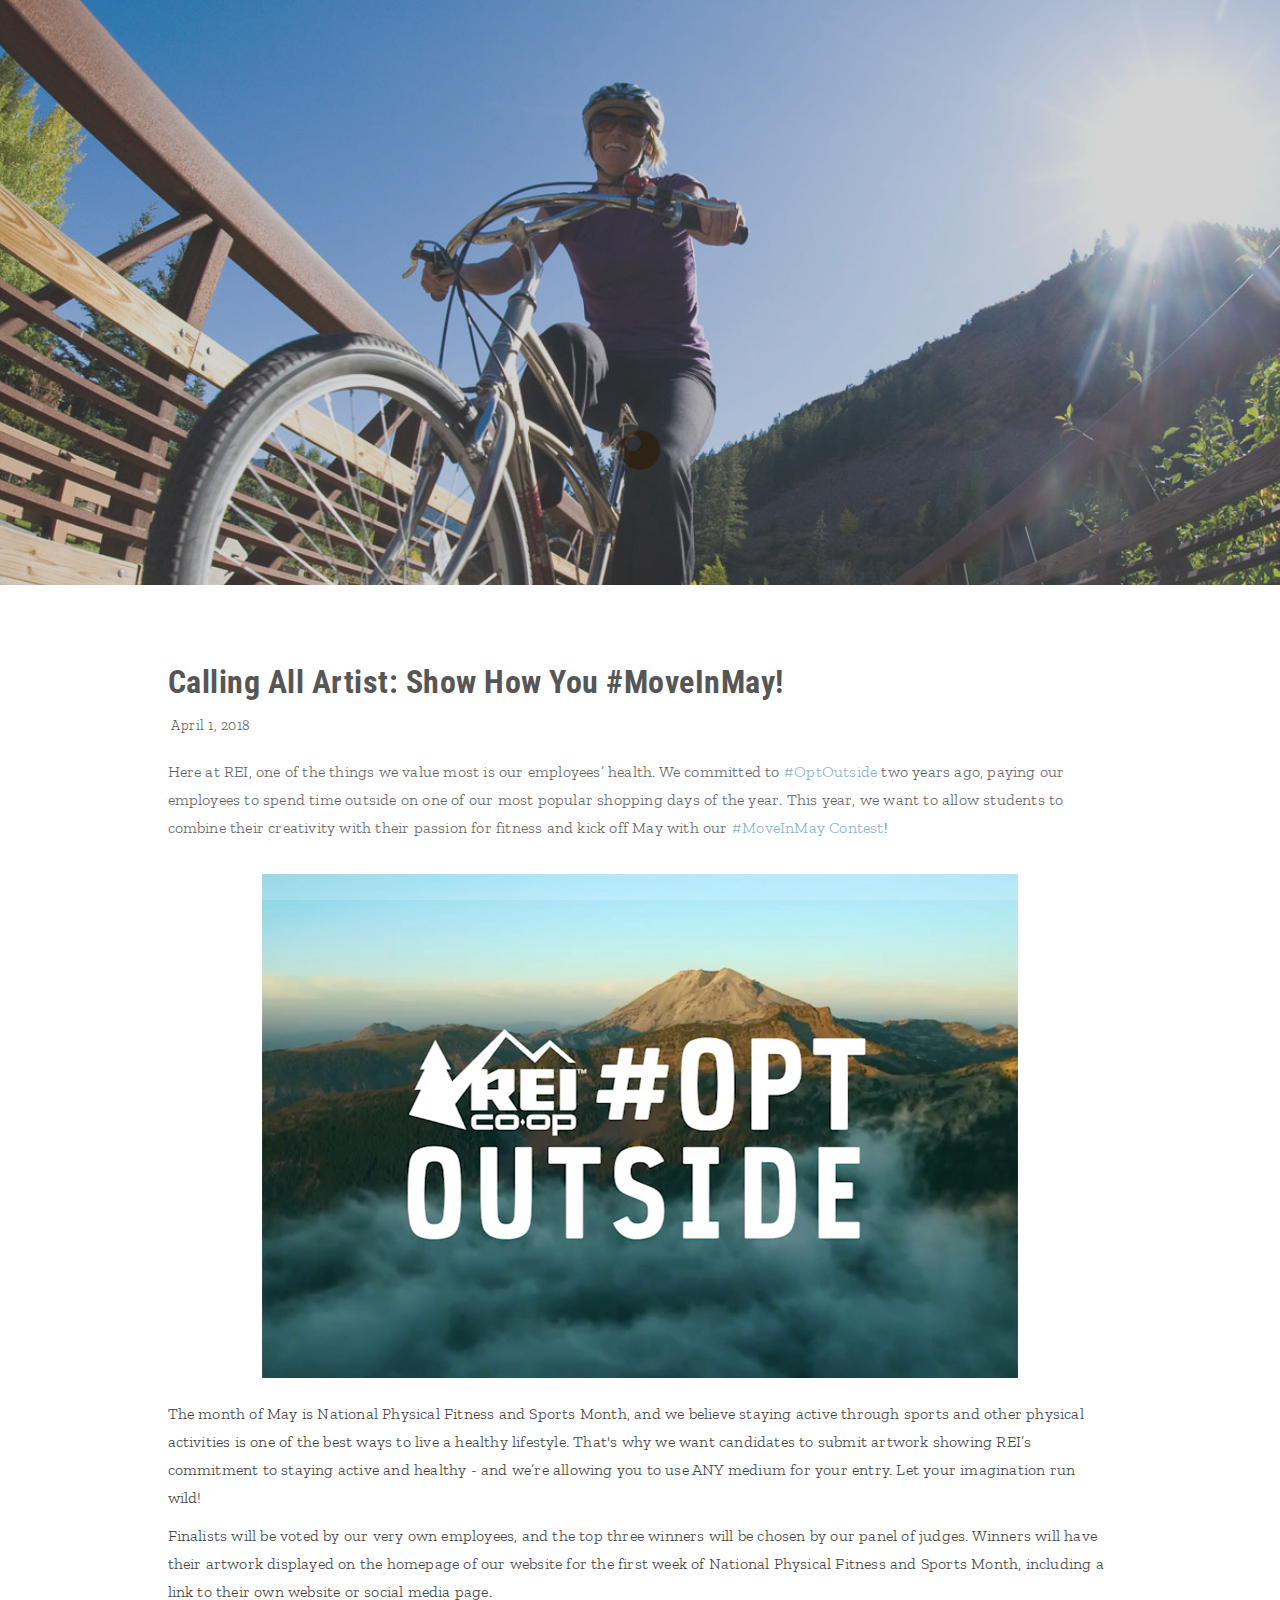
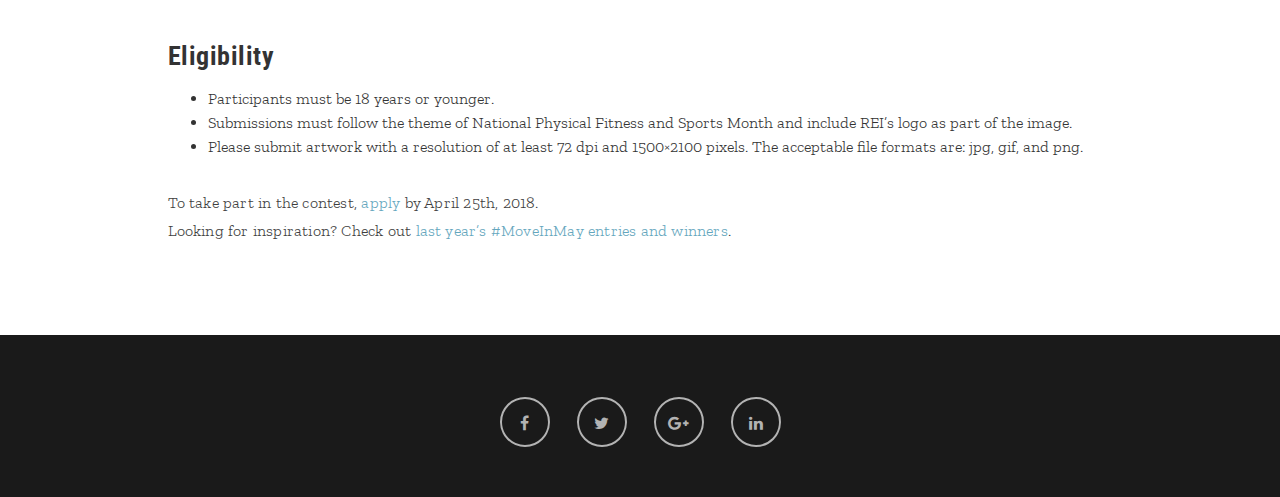
<file: index.html>
<!DOCTYPE html>
<html lang="en">
<head>

<meta charset="UTF-8">
<meta http-equiv="X-UA-Compatible" content="IE=Edge">
<meta name="description" content="Writing Sample">
<meta name="keywords" content="Sample Blog Post">
<meta name="author" content="Amy Xia">
<meta name="viewport" content="width=device-width, initial-scale=1, maximum-scale=1">

<title>Amy - Prompt 1</title>

<!-- Style -->
<link rel="stylesheet" href="css/bootstrap.min.css">
<link rel="stylesheet" href="css/font-awesome.min.css">

<!-- Main css -->
<link rel="stylesheet" href="css/style.css">
<link href="https://fonts.googleapis.com/css?family=Roboto+Condensed:400,700|Zilla+Slab:300,400,500,600,700" rel="stylesheet">
  
</head>
<body>

<!-- PRE LOADER -->

<div class="preloader">
     <div class="sk-spinner sk-spinner-wordpress">
          <span class="sk-inner-circle"></span>
     </div>
</div>

<!-- Home Section -->

<section id="home" class="main-single-post parallax-section">
     <div class="overlay"></div>
     <div class="container">
          <div class="row">

               <div class="col-md-12 col-sm-12">
               </div>

          </div>
     </div>
</section>

<!-- Blog Single Post Section -->

<section id="blog-single-post">
     <div class="container">
          <div class="row">

               <div class="col-md-offset-1 col-md-10 col-sm-12">
                    <div class="blog-single-post-thumb">
                         

                         <div class="blog-post-title">
                              <h2>Calling All Artist: Show How You #MoveInMay!</h2>
                         </div>

                         <div class="blog-post-format">
                
                              <span><i class="fa fa-date"></i> April 1, 2018</span>
                         </div>

                         <div class="blog-post-des">
                              <p>Here at REI, one of the things we value most is our employees’ health. We committed to <a href="https://google.com" target="_blank">#OptOutside</a> two years ago, paying our employees to spend time outside on one of our most popular shopping days of the year. This year, we want to allow students to combine their creativity with their passion for fitness and kick off May with our <a href="https://google.com" target="_blank">#MoveInMay Contest</a>! </p>

                              <div class="blog-post-image">
                              <img src="images/REI.jpg" width="80%" class="img-responsive" alt="Placement Image">
                              </div>
                           
                              <p>The month of May is National Physical Fitness and Sports Month, and we believe staying active through sports and other physical activities is one of the best ways to live a healthy lifestyle. That's why we want candidates to submit artwork showing REI’s commitment to staying active and healthy - and we’re allowing you to use ANY medium for your entry. Let your imagination run wild!</p>    
              
                              <p>Finalists will be voted by our very own employees, and  the top three winners will be chosen by our panel of judges. Winners will have their artwork displayed on the homepage of our website for the first week of National Physical Fitness and Sports Month, including a link to their own website or social media page. </p>
                              <h3>Eligibility</h3>
                              <ul><li>Participants must be 18 years or younger.</li>
                              <li>Submissions must follow the theme of National Physical Fitness and Sports Month and include REI’s logo as part of the image. </li>
                              <li>Please submit artwork with a resolution of at least 72 dpi and 1500×2100 pixels. The acceptable file formats are: jpg, gif, and png.</li>
                              </ul>
                              <br>
                              <p>To take part in the contest, <a href="https://google.com" target="_blank">apply</a> by April 25th, 2018. 
                              <br>
                              Looking for inspiration? Check out <a href="https://google.com" target="_blank">last year’s #MoveInMay entries and winners</a>. </p>
                    </div>
          </div>
     </div>
</section>

<!-- Footer Section -->

<footer>
     <div class="container">
          <div class="row">

               <div class="col-md-12 col-sm-12">
                    <ul class="social-icon">
                         <li><a href="#" class="fa fa-facebook"></a></li>
                         <li><a href="#" class="fa fa-twitter"></a></li>
                         <li><a href="#" class="fa fa-google-plus"></a></li>
                         <li><a href="#" class="fa fa-linkedin"></a></li>
                    </ul>
               </div>
               
          </div>
     </div>
</footer>

<!-- Back top -->
<a href="#back-top" class="go-top"><i class="fa fa-angle-up"></i></a>

<!-- SCRIPTS -->

<script src="js/jquery.js"></script>
<script src="js/bootstrap.min.js"></script>
<script src="js/jquery.parallax.js"></script>
<script src="js/custom.js"></script>

</body>
</html>
</file>
<file: css/style.css>
body {
		background: #ffffff;
    font-family: 'Zilla Slab', serif;
    font-style: normal;
		font-weight: 300;
    overflow-x: hidden;
}


/*---------------------------------------
    Typography              
-----------------------------------------*/

h1,h2,h3,h4,h5,h6 {
  font-family: 'Roboto Condensed', sans-serif;
  font-style: normal;
  font-weight: bold;
  letter-spacing: 0.5px;
}

h1 {
    font-size: 62px;
    padding-bottom: 14px;
    margin-bottom: 0px;
}

h2 {
  font-size: 32px;
}

h2,h3 {
  padding-bottom: 6px;
}

h3 {
  font-size: 26px;
}

h4 {
  color: #666;
  font-size: 12px;
  font-weight: normal;
  letter-spacing: 2px;
}

p {
    color: #3e3e3e;
    font-size: 16px;
    font-weight: 300;
    line-height: 28px;
    letter-spacing: 0.2px;
}

li {
  font-size: 16px;
  line-height: 24px;
}

.btn-success:focus {
  background-color: #000;
  border-color: transparent;
}


/*---------------------------------------
    General               
-----------------------------------------*/

html{
  -webkit-font-smoothing: antialiased;
}

a {
  color: #64a6bd;
  -webkit-transition: 0.5s;
  -o-transition: 0.5s;
  transition: 0.5s;
  text-decoration: none !important;
}
a:hover, a:active, a:focus {
  color: #64a6bd;
  outline: none;
}

* {
  -webkit-box-sizing: border-box;
  -moz-box-sizing: border-box;
  box-sizing: border-box;
}

*:before,
*:after {
  -webkit-box-sizing: border-box;
  -moz-box-sizing: border-box;
  box-sizing: border-box;
}

#about, 
#gallery,
#contact,
#blog, 
#blog-single-post {
  padding-top: 60px;
  padding-bottom: 80px;
}

.main-about,
.main-single-post,
.main-gallery,
.main-contact {
  height: 65vh;
}

.overlay {
  background: rgba(0,0,0,0.2 );
  width: 100%;
  height: 100vh;
  position: absolute;
  top: 0;
  left: 0;
  right: 0;
  bottom: 0;
}

.parallax-section {
  background-attachment: fixed !important;
  background-size: cover !important;
  overflow: hidden;
}


/*---------------------------------------
    Preloader section              
-----------------------------------------*/

.preloader {
  position: fixed;
  top: 0;
  left: 0;
  width: 100%;
  height: 100%;
  z-index: 99999;
  display: flex;
  flex-flow: row nowrap;
  justify-content: center;
  align-items: center;
  background: none repeat scroll 0 0 #ffffff;
}

.sk-spinner-wordpress.sk-spinner {
  background-color: #f9a03f;
  width: 40px;
  height: 40px;
  border-radius: 40px;
  position: relative;
  -webkit-animation: sk-innerCircle 1s linear infinite;
  animation: sk-innerCircle 1s linear infinite; 
}

.sk-spinner-wordpress .sk-inner-circle {
  display: block;
  background-color: #ffffff;
  width: 16px;
  height: 16px;
  position: absolute;
  border-radius: 8px;
  top: 5px;
  left: 5px; 
}

@-webkit-keyframes sk-innerCircle {
  0% {
    -webkit-transform: rotate(0);
            transform: rotate(0); }

  100% {
    -webkit-transform: rotate(360deg);
            transform: rotate(360deg); } }

@keyframes sk-innerCircle {
  0% {
    -webkit-transform: rotate(0);
            transform: rotate(0); }

  100% {
    -webkit-transform: rotate(360deg);
            transform: rotate(360deg); } }



/*---------------------------------------
    Main Navigation             
-----------------------------------------*/

.navbar-default {
    background: #ffffff;
    margin: 0 !important;
    padding: 18px 0;
}

.navbar-default .navbar-brand {
  color: #555;
  font-family: 'Zilla Slab', serif;
  font-weight: bold;
  text-transform: uppercase;
  letter-spacing: 4px;
  margin: 0;
}

.navbar-default .navbar-nav li a {
    color: #777;
    font-size: 16px;
    letter-spacing: 1px;
    -webkit-transition: all 0.4s ease-in-out;
    transition: all 0.4s ease-in-out;
    padding-right: 22px;
    padding-left: 22px;
}

.navbar-default .navbar-nav > li a:hover {
    color: #f9a03f !important;
}

.navbar-default .navbar-nav > li > a:hover,
.navbar-default .navbar-nav > li > a:focus {
    color: #606066;
    background-color: transparent;
}

.navbar-default .navbar-nav li a:hover,
 .navbar-default .navbar-nav .active > a {
    color: #f9a03f;
  }

.navbar-default .navbar-nav > .active > a,
.navbar-default .navbar-nav > .active > a:hover,
.navbar-default .navbar-nav > .active > a:focus {
    color: #f9a03f;
    background-color: transparent;
}

.navbar-default .navbar-toggle {
     border: none;
     padding-top: 10px;
  }

.navbar-default .navbar-toggle .icon-bar {
    background: #f9a03f;
    border-color: transparent;
  }

.navbar-default .navbar-toggle:hover,
.navbar-default .navbar-toggle:focus { 
  background-color: transparent;
}



/*---------------------------------------
    Home section              
-----------------------------------------*/

#home {
    background-size: cover;
    background-position: center center;
    color: #ffffff;
    display: -webkit-box;
    display: -webkit-flex;
     display: -ms-flexbox;
    display: flex;
    -webkit-box-align: center;
    -webkit-align-items: center;
    -ms-flex-align: center;
     align-items: center;
    position: relative;
    text-align: center;
}

.main-home {
  background: url('../images/home-bg.jpg') no-repeat;
  height: 100vh;
}

.main-about {
  background: url('../images/about-bg.jpg') no-repeat;
}

.main-single-post {
  background: url('../images/header-hold.jpg') no-repeat;
}

.main-gallery {
  background: url('../images/gallery-bg.jpg') no-repeat;
}

.main-contact {
  background: url('../images/contact-bg.jpg') no-repeat;
}

#particles-js {
  position: absolute;
  width: 100%;
  height: 100vh;
  top: 0;
  left: 0;
}

#home h4 {
  color: #f9a03f;
}

#home .btn {
  background: #ffffff;
  border: 2px solid #ffffff;
  border-radius: 100px;
  color: #444;
  font-family: 'Zilla Slab', serif;
  font-size: 10px;
  font-weight: bold;
  letter-spacing: 2px;
  text-transform: uppercase;
  padding: 13px 22px;
  margin-top: 42px;
  transition: all 0.4s ease-in-out;
}

#home .btn:hover {
  background: transparent;
  border-color: #ffffff;
  color: #ffffff;
}



/*---------------------------------------
   About section              
-----------------------------------------*/

#about .col-md-6 {
  padding-top: 22px;
  padding-bottom: 32px;
}

#about .col-md-6 img {
  padding: 22px 0px 22px 22px;
}

#about .col-md-4 {
  padding-bottom: 32px;
}

#about .col-md-4 img {
  padding-top: 12px;
}



/*---------------------------------------
   Gallery section              
-----------------------------------------*/

#gallery span {
  display: block;
  padding-bottom: 32px;
}

#gallery .col-md-6 {
  padding-left: 0px;
  padding-right: 0px;
}

#gallery .gallery-thumb {
  background-color: #ffffff;
  box-shadow: 0px 1px 2px 0px rgba(90, 91, 95, 0.15);
  cursor: pointer;
  display: block;
  position: relative;
  top: 0px;
  transition: all 0.4s ease-in-out;
}

#gallery .gallery-thumb:hover {
  box-shadow: 0px 16px 22px 0px rgba(90, 91, 95, 0.3);
  top: -5px;
}

#gallery .gallery-thumb img {
  width: 100%;
}

#gallery .col-md-12 p {
  padding-top: 22px;
  text-align: center;
}



/*---------------------------------------
   Contact section              
-----------------------------------------*/

#contact .col-md-4 {
  padding-left: 0px;
}

#contact .col-md-12 {
  padding-left: 0;
}

#contact form {
  padding-top: 32px;
}

#contact .form-control {
  border: 2px solid #f0f0f0;
  box-shadow: none;
  margin-top: 10px;
  margin-bottom: 10px;
  transition: all 0.4s ease-in-out;
}

#contact .form-control:hover {
  border-color: #555;
}

#contact input {
  height: 50px;
}

#contact input[type="submit"] {
  background: #f9a03f;
  border-radius: 100px;
  border: none;
  color: #ffffff;
  font-weight: bold;
  transition: all 0.4s ease-in-out;
}

#contact input[type="submit"]:hover {
  background: #333;
}



/*---------------------------------------
   Blog section              
-----------------------------------------*/

.blog-post-thumb {
  border-bottom: 1px solid #f0f0f0;
  padding-top: 32px;
  padding-bottom: 62px;
  margin-bottom: 32px;
}

.blog-post-thumb:last-child {
  border-bottom: 0px;
  padding-bottom: 32px;
  margin-bottom: 0px;
}

.blog-post-image,
.blog-post-video {
  padding-top: 22px;
  padding-bottom: 22px;
  width: 100%;
  display: block;
  margin: auto;
}

#about img,
.blog-post-image img {
  border-radius: 1px;
  display: block;
  margin: auto;
}

.blog-post-title a {
  color: #222;
}

.blog-post-title a:hover {
  color: #f9a03f;
}

.blog-post-format {
  padding-bottom: 22px;
}

.blog-post-format span {
  letter-spacing: 0.5px;
  padding-right: 12px;
}

.blog-post-format span a {
  color: #333;
}

.blog-post-format span img {
  display: inline-block;
  width: 42px;
  margin-right: 4px;
}

.blog-post-des blockquote {
  margin: 22px;
}

.blog-post-des .btn {
  border-radius: 100px;
  color: #777;
  font-weight: bold;
  letter-spacing: 1px;
  padding: 14px 28px;
  margin-top: 26px;
  transition: all 0.4s ease-in-out;
}

.blog-post-des .btn:hover {
  background: #f9a03f;
  border-color: transparent;
  color: #ffffff;
}

.blog-author {
  border-top: 1px solid #f0f0f0;
  border-bottom: 1px solid #f0f0f0;
  padding-top: 32px;
  padding-bottom: 32px;
  margin-top: 42px;
  margin-bottom: 42px;
}

.blog-author .media img {
  display: inline-block;
  width: 90px;
  margin-right: 12px;
}

.blog-author .media a,
.blog-comment .media h3 {
  color: #444;
  font-size: 18px;
  letter-spacing: 1px;
}

.blog-comment {
  border-bottom: 1px solid #f0f0f0;
  padding-bottom: 32px;
  margin-bottom: 42px;
}

.blog-comment .media:nth-child(2) {
  padding-top: 22px;
}

.blog-comment .media img {
  width: 82px;
  margin-right: 12px;
}

.blog-comment .media h3 {
  display: inline-block;
  padding-right: 14px;
}


.blog-comment-form h3 {
  padding-bottom: 18px;
}

#about .col-md-6, #about .col-md-4,
.blog-comment-form .col-md-4 {
  padding-left: 0px;
}

.blog-comment-form .form-control {
  box-shadow: none;
  border: 2px solid #f0f0f0;
  margin-top: 10px;
  margin-bottom: 10px;
  transition: all 0.4s ease-in-out;
}

.blog-comment-form .form-control:hover {
  border-color: #555;
}

.blog-comment-form input {
  height: 45px;
}

.blog-comment-form input[type="submit"] {
  background: #f9a03f;
  border-radius: 100px;
  border: none;
  color: #ffffff;
  font-weight: bold;
  transition: all 0.4s ease-in-out;
}

.blog-comment-form input[type="submit"]:hover {
  background: #333;
  border-color: transparent;
  color: #ffffff;
}



/*---------------------------------------
   Blog Single Post section              
-----------------------------------------*/

#blog-single-post .blog-single-post-image {
  padding-top: 22px;
}

#blog-single-post .blog-single-post-image .col-md-4 {
  padding-left: 0px;
  padding-right: 0px;
  padding-bottom: 22px;
}

#blog-single-post .blog-single-post-image img {
  border-radius: 1px;
  padding-right: 12px;
}

#blog-single-post .blog-post-des h3 {
  padding-top: 16px;
}



/*---------------------------------------
   Footer section              
-----------------------------------------*/

footer {
    background: #1a1a1a;
    color: #ffffff;
    padding: 40px 0px;
    position: relative;
}

footer .col-md-4 .fa {
  color: #ffffff;
  padding-right: 8px;
}

footer hr {
  border-color: #121212;
  margin-top: 62px;
  margin-bottom: 42px;
}

footer .footer-copyright {
  padding-top: 12px;
}



/* Back top */
.go-top {
  background-color: #ffffff;
  box-shadow: 1px 1.732px 12px 0px rgba( 0, 0, 0, .14 ), 1px 1.732px 3px 0px rgba( 0, 0, 0, .12 );
  transition : all 1s ease;
  bottom: 2em;
  right: 2em;
  color: #333;
  font-size: 24px;
  display: none;
  position: fixed;
  text-decoration: none;
  width: 40px;
  height: 40px;
  line-height: 38px;
  text-align: center;
  border-radius: 100%;
}

.go-top:hover {
    background: #f9a03f;
    color: #ffffff;
}



/*---------------------------------------
   Social icon             
-----------------------------------------*/

.social-icon {
    position: relative;
    padding: 0;
    margin: 0;
    text-align: center;
}

.social-icon li {
    display: inline-block;
    list-style: none;
}

.social-icon li a {
    border: 2px solid #b3b3b3;
    color: #b3b3b3;
    border-radius: 100px;
    cursor: pointer;
    font-size: 16px;
    text-decoration: none;
    transition: all 0.4s ease-in-out;
    width: 50px;
    height: 50px;
    line-height: 50px;
    text-align: center;
    vertical-align: middle;
    position: relative;
    margin: 22px 12px 10px 12px;
}

.social-icon li a:hover {
    border-color: #f9a03f;
    color: #f9a03f;
    transform: scale(1.1);
}



/*---------------------------------------
   Mobile Responsive         
-----------------------------------------*/

@media (max-width: 980px) {

  .main-about,
  .main-single-post,  
  .main-gallery,
  .main-contact {
    height: 35vh;
  }

}


@media (max-width: 768px) {

  h1 {
    font-size: 52px;
  }

  h2 {
    font-size: 26px;
  }

  #about .col-md-6 img {
    padding-left: 0px;
  }

  #blog-single-post .blog-single-post-image img {
    padding-bottom: 22px;
  }

  footer .col-md-4 {
    padding-top: 22px;
  }

}


@media (max-width: 650px) {

  h1 {
    font-size: 42px;
  }

  #about, #gallery,
  #contact,
  #blog, #blog-single-post {
    padding-top: 60px;
    padding-bottom: 60px;
  }

}
</file>
